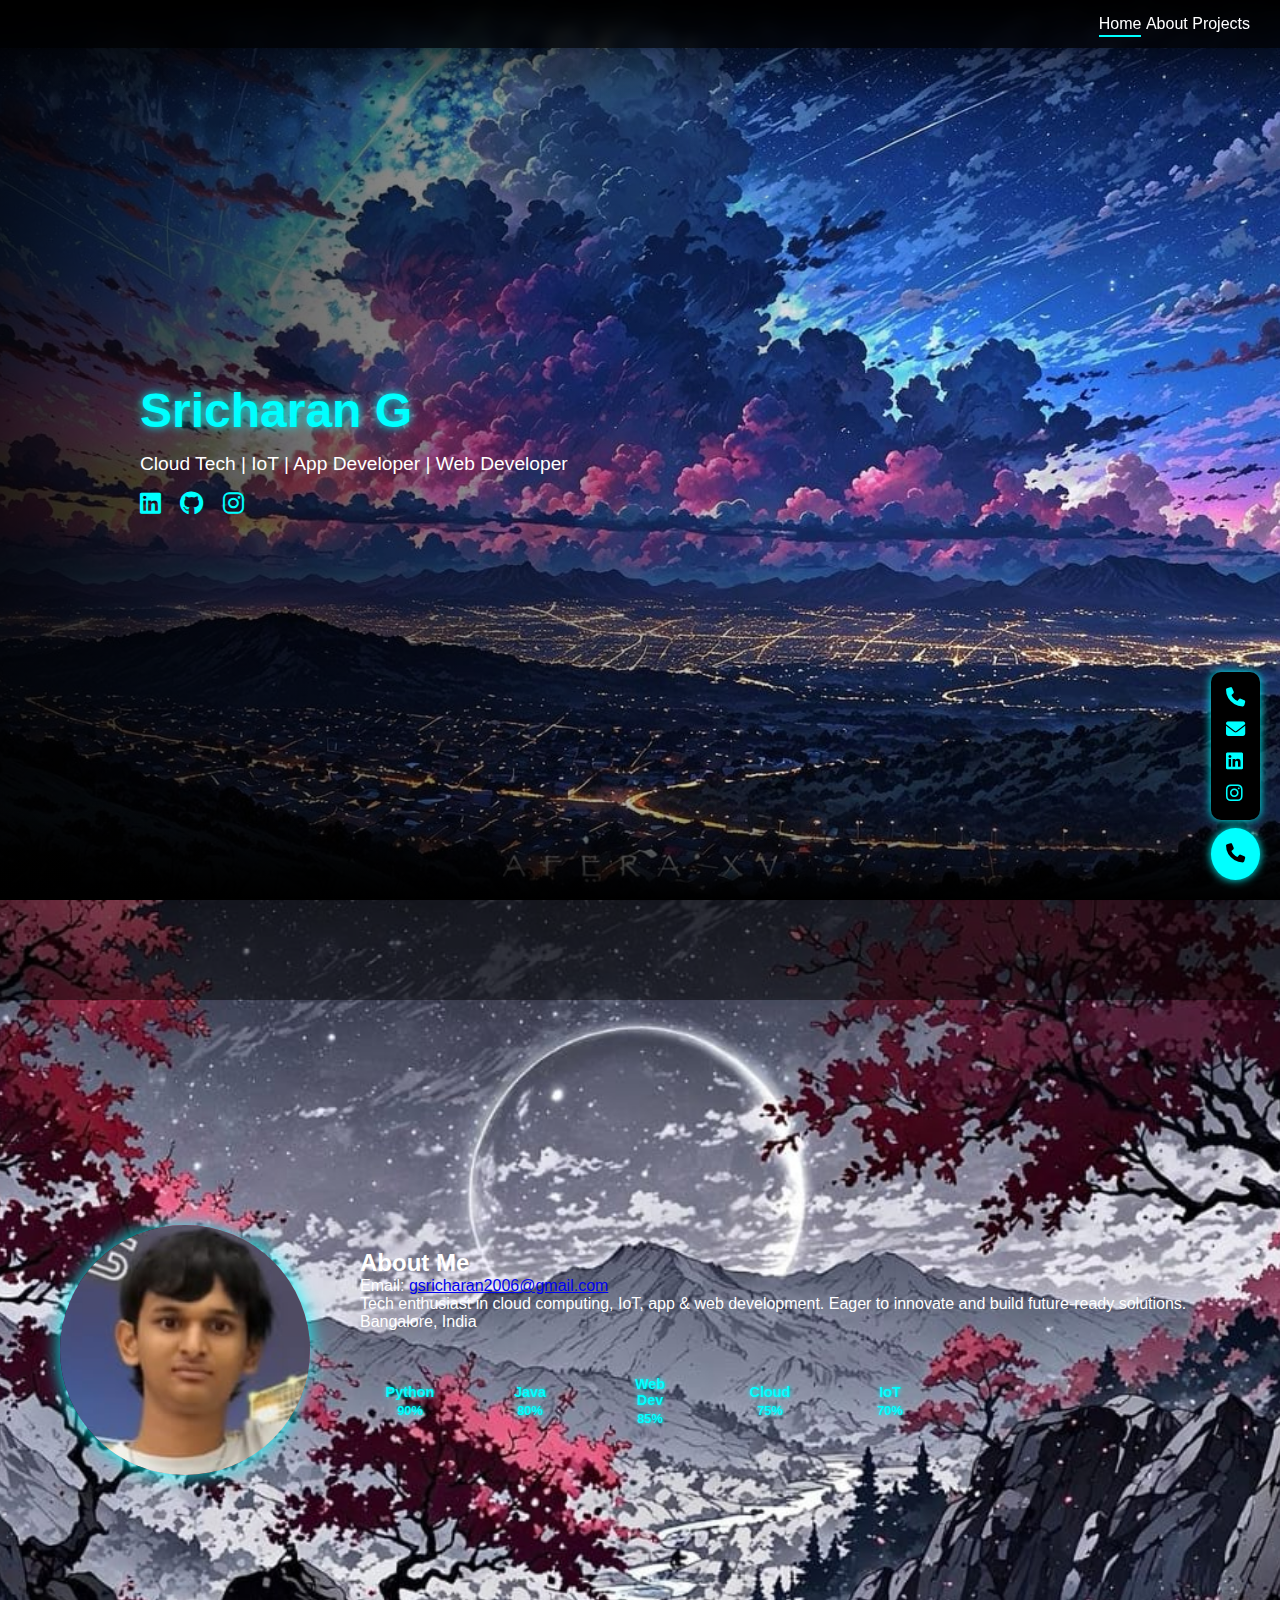
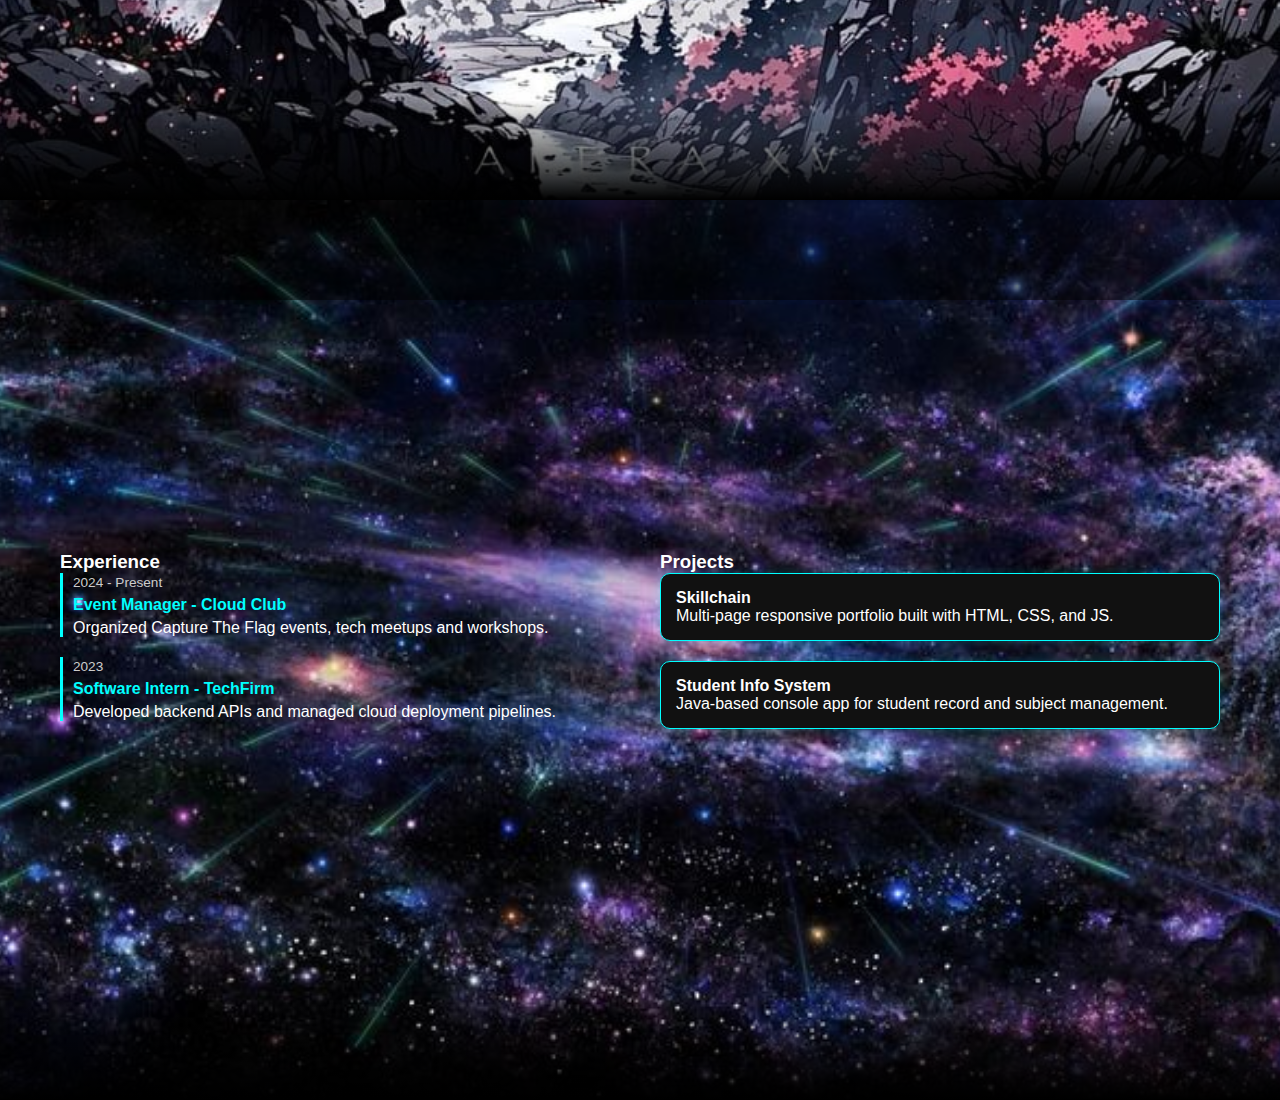
<file: index.html>
<!DOCTYPE html>
<html lang="en">
<head>
  <meta charset="UTF- />
  <meta name="viewport" content="width=device-width, initial-scale=1.0"/>
  <title>Sricharan G | Portfolio</title>
  <link rel="stylesheet" href="assets/style.css" />
  <link rel="stylesheet" href="https://cdnjs.cloudflare.com/ajax/libs/font-awesome/6.5.0/css/all.min.css" />
</head>
<body>
  <header class="topbar">
    <nav>
      <a href="#home" class="nav-link active">Home</a>
      <a href="#about" class="nav-link">About</a>
      <a href="#projects" class="nav-link">Projects</a>
    </nav>
  </header>

  <section id="home" class="section home">
    <div class="hero-overlay"></div>
    <div class="hero-content left-align">
      <h1>Sricharan G</h1>
      <p>Cloud Tech | IoT | App Developer | Web Developer</p>
      <div class="social-icons">
        <a href="https://www.linkedin.com/in/sricharan-g-7665a5326" target="_blank"><i class="fab fa-linkedin"></i></a>
        <a href="https://github.com" target="_blank"><i class="fab fa-github"></i></a>
        <a href="https://www.instagram.com/sricharan2006/" target="_blank"><i class="fab fa-instagram"></i></a>
      </div>
    </div>
  </section>

  <section id="about" class="section about">
    <div class="about-container">
      <div class="profile-pic"></div>
      <div class="bio">
        <h2>About Me</h2>
        <p>Email: <a href="mailto:gsricharan2006@gmail.com">gsricharan2006@gmail.com</a></p>
        <p>Tech enthusiast in cloud computing, IoT, app & web development. Eager to innovate and build future-ready solutions.</p>
        <p>Bangalore, India</p>
        <div class="circular-skills">
          <div class="circle" data-percent="90">
            <svg><circle cx="50" cy="50" r="40"/></svg>
            <div class="circle-text"><div>Python</div><div>90%</div></div>
          </div>
          <div class="circle" data-percent="80">
            <svg><circle cx="50" cy="50" r="40"/></svg>
            <div class="circle-text"><div>Java</div><div>80%</div></div>
          </div>
          <div class="circle" data-percent="85">
            <svg><circle cx="50" cy="50" r="40"/></svg>
            <div class="circle-text"><div>Web Dev</div><div>85%</div></div>
          </div>
          <div class="circle" data-percent="75">
            <svg><circle cx="50" cy="50" r="40"/></svg>
            <div class="circle-text"><div>Cloud</div><div>75%</div></div>
          </div>
          <div class="circle" data-percent="70">
            <svg><circle cx="50" cy="50" r="40"/></svg>
            <div class="circle-text"><div>IoT</div><div>70%</div></div>
          </div>
        </div>
      </div>
    </div>
  </section>

  <section id="projects" class="section projects">
    <div class="projects-container">
      <div class="experience-column">
        <h3>Experience</h3>
        <ul class="timeline">
          <li><span>2024 - Present</span><h4>Event Manager - Cloud Club</h4><p>Organized Capture The Flag events, tech meetups and workshops.</p></li>
          <li><span>2023</span><h4>Software Intern - TechFirm</h4><p>Developed backend APIs and managed cloud deployment pipelines.</p></li>
        </ul>
      </div>
      <div class="project-cards-column">
        <h3>Projects</h3>
        <div class="project-card"><h4>Skillchain</h4><p>Multi-page responsive portfolio built with HTML, CSS, and JS.</p></div>
        <div class="project-card"><h4>Student Info System</h4><p>Java-based console app for student record and subject management.</p></div>
      </div>
    </div>
  </section>

  <div id="contact-btn"><i class="fas fa-phone"></i></div>
  <div id="contact-popup" class="icon-popup">
    <a href="tel:+918754073061" title="Call"><i class="fas fa-phone"></i></a>
    <a href="mailto:gsricharan2006@gmail.com" title="Email"><i class="fas fa-envelope"></i></a>
    <a href="https://www.linkedin.com/in/sricharan-g-7665a5326" target="_blank" title="LinkedIn"><i class="fab fa-linkedin"></i></a>
    <a href="https://www.instagram.com/sricharan2006/" target="_blank" title="Instagram"><i class="fab fa-instagram"></i></a>
  </div>

  <script src="assets/main.js"></script>
</body>
</html>
</file>
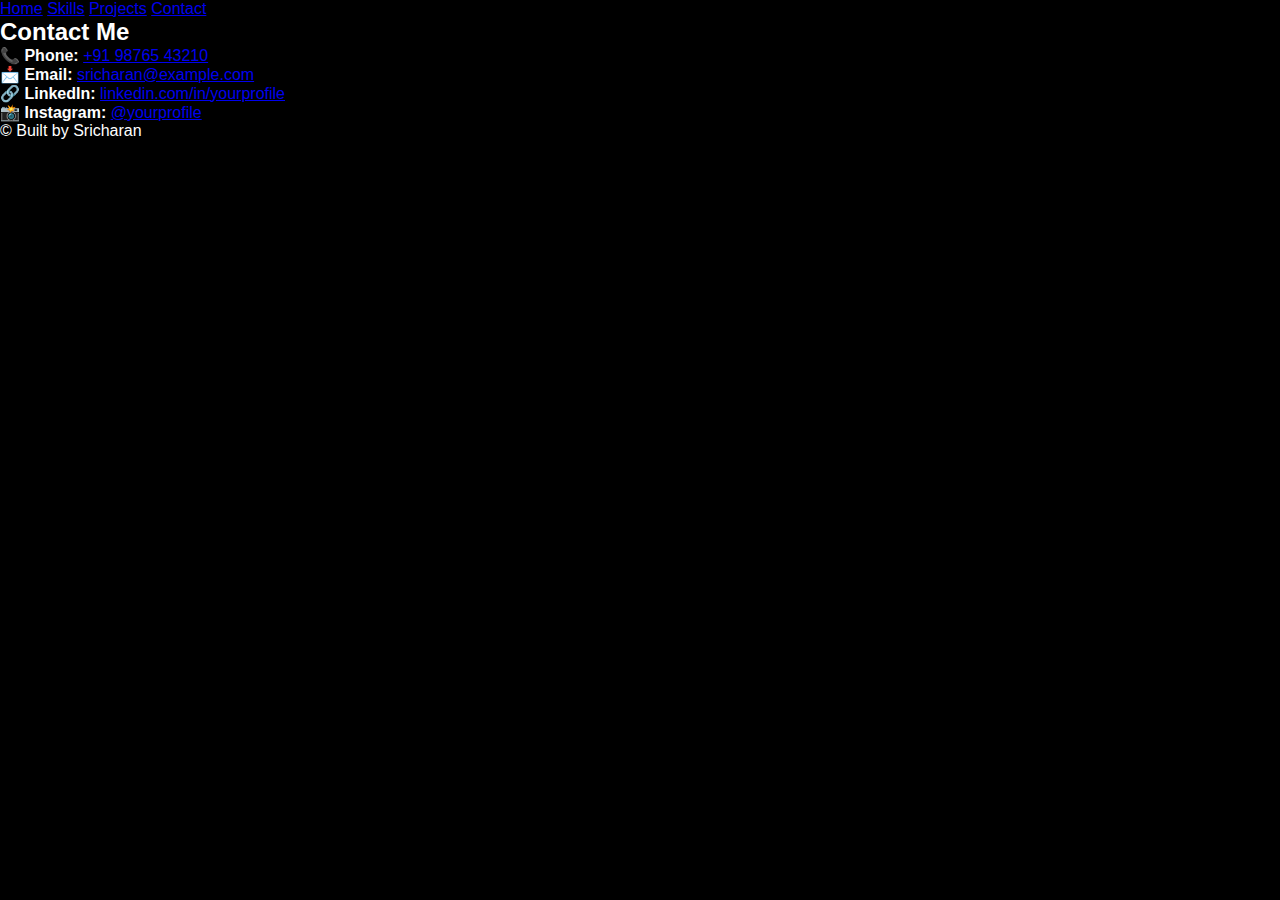
<file: contacts.html>
<!DOCTYPE html>
<html lang="en">
<head>
  <meta charset="UTF-8" />
  <meta name="viewport" content="width=device-width, initial-scale=1.0"/>
  <title>Contact</title>
  <link rel="stylesheet" href="assets/style.css">
</head>
<body class="neon-theme">
  <header>
    <nav class="navbar">
      <a href="index.html">Home</a>
      <a href="skills.html">Skills</a>
      <a href="projects.html">Projects</a>
      <a href="contact.html" class="active">Contact</a>
    </nav>
  </header>

  <section class="page-section">
    <h2>Contact Me</h2>
    <div class="card">
      <p><strong>📞 Phone:</strong> <a href="tel:+919876543210" class="neon-link">+91 98765 43210</a></p>
      <p><strong>📩 Email:</strong> <a href="mailto:sricharan@example.com" class="neon-link">sricharan@example.com</a></p>
      <p><strong>🔗 LinkedIn:</strong> <a href="https://linkedin.com/in/yourprofile" target="_blank" class="neon-link">linkedin.com/in/yourprofile</a></p>
      <p><strong>📸 Instagram:</strong> <a href="https://instagram.com/yourprofile" target="_blank" class="neon-link">@yourprofile</a></p>
    </div>
  </section>

  <footer>
    <p>&copy; Built by Sricharan</p>
  </footer>

  <script src="assets/main.js"></script>
</body>
</html>
</file>
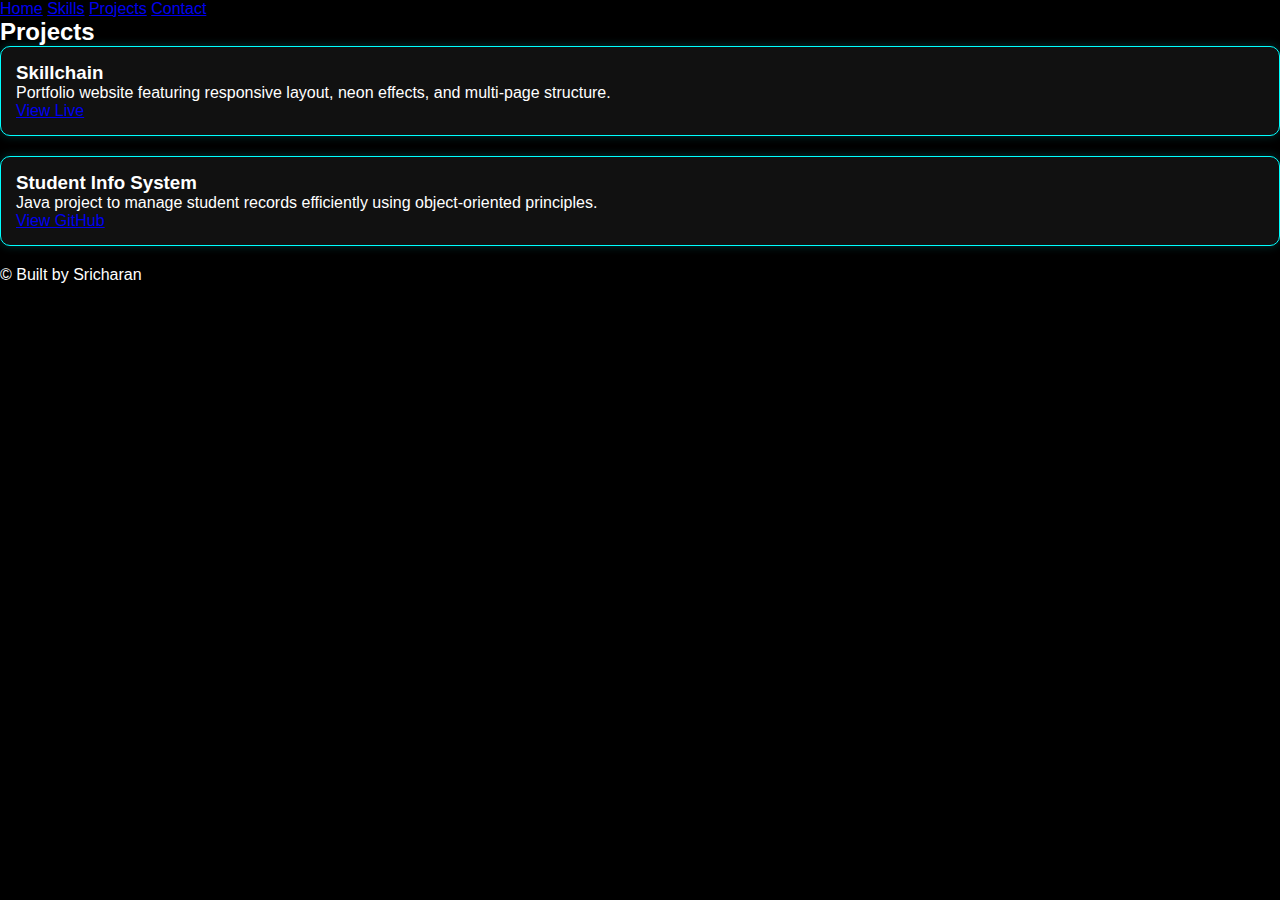
<file: projects.html>
<!DOCTYPE html>
<html lang="en">
<head>
  <meta charset="UTF-8" />
  <meta name="viewport" content="width=device-width, initial-scale=1.0"/>
  <title>Projects</title>
  <link rel="stylesheet" href="assets/style.css">
</head>
<body class="neon-theme">
  <header>
    <nav class="navbar">
      <a href="index.html">Home</a>
      <a href="skills.html">Skills</a>
      <a href="projects.html" class="active">Projects</a>
      <a href="contact.html">Contact</a>
    </nav>
  </header>

  <section class="projects-grid page-section">
    <h2>Projects</h2>
    <div class="project-card">
      <h3>Skillchain</h3>
      <p>Portfolio website featuring responsive layout, neon effects, and multi-page structure.</p>
      <a href="#" class="neon-button">View Live</a>
    </div>
    <div class="project-card">
      <h3>Student Info System</h3>
      <p>Java project to manage student records efficiently using object-oriented principles.</p>
      <a href="#" class="neon-button">View GitHub</a>
    </div>
  </section>

  <footer>
    <p>&copy; Built by Sricharan</p>
  </footer>

  <script src="assets/main.js"></script>
</body>
</html>
</file>
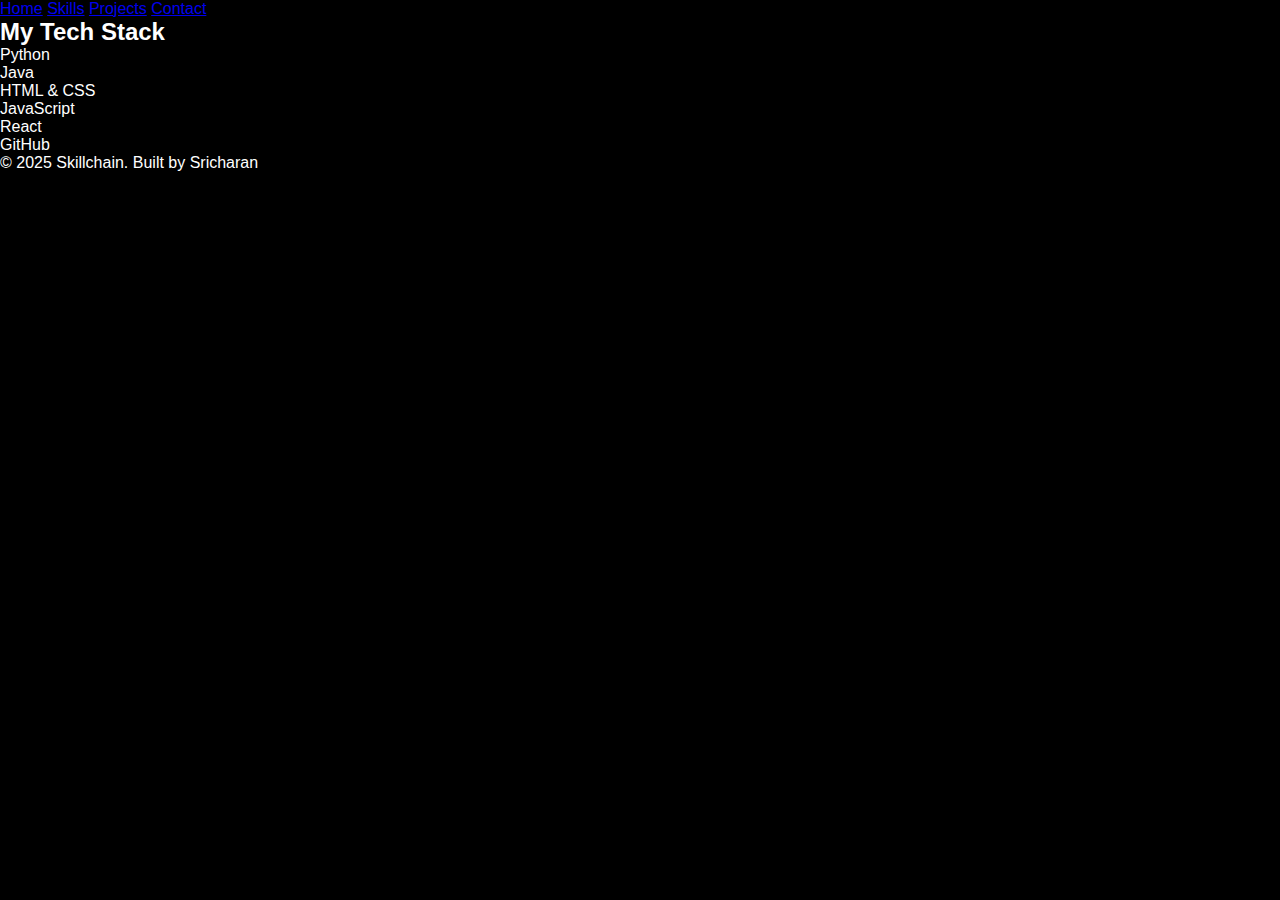
<file: skills.html>
<!DOCTYPE html>
<html lang="en">
<head>
  <meta charset="UTF-8" />
  <meta name="viewport" content="width=device-width, initial-scale=1.0"/>
  <title>My Skills | Skillchain</title>
  <link rel="icon" href="assets/images/favicon.svg" type="image/svg+xml">
  <link rel="stylesheet" href="assets/style.css">
</head>
<body class="neon-theme">
  <header>
    <nav class="navbar">
      <a href="index.html">Home</a>
      <a href="skills.html" class="active">Skills</a>
      <a href="projects.html">Projects</a>
      <a href="contact.html">Contact</a>
    </nav>
  </header>

  <section class="skills-section page-section" data-scroll>
    <h2>My Tech Stack</h2>
    <ul class="skills-list">
      <li class="neon-box">Python</li>
      <li class="neon-box">Java</li>
      <li class="neon-box">HTML & CSS</li>
      <li class="neon-box">JavaScript</li>
      <li class="neon-box">React</li>
      <li class="neon-box">GitHub</li>
    </ul>
  </section>

  <footer>
    <p>&copy; 2025 Skillchain. Built by Sricharan</p>
  </footer>

  <script src="assets/main.js"></script>
</body>
</html>
</file>
<file: assets/style.css>
* {
  margin: 0;
  padding: 0;
  box-sizing: border-box;
}

html {
  scroll-behavior: smooth;
}

body {
  font-family: 'Segoe UI', sans-serif;
  background-color: #000;
  color: #fff;
  overflow-x: hidden;
}

.topbar {
  position: fixed;
  top: 0;
  width: 100%;
  padding: 15px 30px;
  background: rgba(0, 0, 0, 0.6);
  backdrop-filter: blur(6px);
  z-index: 999;
  display: flex;
  justify-content: flex-end;
  gap: 30px;
}

nav .nav-link {
  color: #fff;
  text-decoration: none;
  font-weight: 500;
  position: relative;
  transition: 0.3s;
}

nav .nav-link::after {
  content: "";
  position: absolute;
  left: 0;
  bottom: -5px;
  height: 2px;
  width: 100%;
  background: #0ff;
  transform: scaleX(0);
  transform-origin: left;
  transition: transform 0.3s ease;
}

nav .nav-link:hover::after,
nav .nav-link.active::after {
  transform: scaleX(1);
}

.section {
  padding: 100px 60px;
  min-height: 100vh;
  display: flex;
  flex-direction: column;
  justify-content: center;
  position: relative;
  z-index: 0;
  overflow: hidden;
}

/* Top & bottom fade overlay */
.section::before,
.section::after {
  content: "";
  position: absolute;
  left: 0;
  width: 100%;
  height: 100px;
  z-index: 1;
  pointer-events: none;
}

.section::before {
  top: 0;
  background: linear-gradient(to bottom, #000 0%, transparent 100%);
}

.section::after {
  bottom: 0;
  background: linear-gradient(to top, #000 0%, transparent 100%);
}

/* Background images */
.home {
  background: url('../assets/images/bg-home.jpg') center/cover no-repeat;
}

.about {
  background: url('../assets/images/bg-about.jpg') center/cover no-repeat;
  position: relative;
}

.projects {
  background: url('../assets/images/bg-projects.jpg') center/cover no-repeat;
  position: relative;
}

/* Dark overlay for About & Projects */
.about::before,
.projects::before {
  content: "";
  position: absolute;
  inset: 0;
  background: rgba(0, 0, 0, 0.5); /* 50% opacity for better text clarity */
  z-index: 0;
}

.about-container,
.projects-container {
  position: relative;
  z-index: 1;
}

/* Hero content */
.hero-overlay {
  position: absolute;
  inset: 0;
  background: linear-gradient(to right, rgba(0, 0, 0, 0.85), transparent 70%);
  z-index: 0;
}

.hero-content.left-align {
  max-width: 50%;
  padding-left: 80px;
  z-index: 1;
}

.hero-content h1 {
  font-size: 3rem;
  color: #0ff;
  text-shadow: 0 0 10px #0ff;
}

.hero-content p {
  font-size: 1.2rem;
  margin: 15px 0;
  color: #fff;
}

.social-icons a {
  margin-right: 15px;
  font-size: 1.5rem;
  color: #0ff;
  transition: 0.3s;
}

.social-icons a:hover {
  color: #fff;
  text-shadow: 0 0 8px #0ff;
}

/* About Section */
.about-container {
  display: flex;
  gap: 50px;
  align-items: center;
  flex-wrap: wrap;
}

.profile-pic {
  width: 250px;
  height: 250px;
  border-radius: 50%;
  background: url('../assets/images/profile.jpg') center/cover no-repeat;
  box-shadow: 0 0 20px #0ff;
}

.bio {
  flex: 1;
  min-width: 300px;
}

.bio h3 {
  margin-top: 20px;
  color: #0ff;
}

/* Timeline (used in About & Projects) */
.timeline {
  list-style: none;
  padding-left: 0;
}

.timeline li {
  margin-bottom: 20px;
  padding-left: 10px;
  border-left: 3px solid #0ff;
}

.timeline span {
  font-size: 0.85rem;
  color: #ccc;
}

.timeline h4 {
  margin: 5px 0;
  color: #0ff;
}

/* Circular Skills */
.circular-skills {
  display: flex;
  gap: 20px;
  flex-wrap: wrap;
  margin-top: 20px;
}

.circle {
  width: 100px;
  height: 100px;
  position: relative;
}

.circle svg {
  width: 100%;
  height: 100%;
  transform: rotate(-90deg);
}

.circle circle {
  fill: none;
  stroke: #0ff;
  stroke-width: 8;
  stroke-dasharray: 251;
  stroke-dashoffset: 251;
  transition: stroke-dashoffset 1s ease;
  filter: drop-shadow(0 0 6px #0ff);
}

.circle-text {
  position: absolute;
  top: 50%;
  left: 50%;
  text-align: center;
  transform: translate(-50%, -50%);
  font-size: 0.85rem;
  color: #0ff;
  font-weight: bold;
  text-shadow: 0 0 5px #0ff;
}

.circle-text div:first-child {
  font-size: 0.9rem;
}

.circle-text div:last-child {
  font-size: 0.8rem;
  margin-top: 3px;
}

/* Projects Section Layout */
.projects-container {
  display: flex;
  gap: 40px;
  flex-wrap: wrap;
}

.experience-column,
.project-cards-column {
  flex: 1;
  min-width: 300px;
}

.project-card {
  background: #111;
  padding: 15px;
  border: 1px solid #0ff;
  border-radius: 10px;
  margin-bottom: 20px;
  box-shadow: 0 0 10px #0ff3;
}

/* Contact Popup */
#contact-btn {
  position: fixed;
  bottom: 20px;
  right: 20px;
  background: #0ff;
  color: #000;
  padding: 15px;
  border-radius: 50%;
  font-size: 1.2rem;
  cursor: pointer;
  box-shadow: 0 0 10px #0ff;
  z-index: 999;
}

.icon-popup {
  display: none;
  position: fixed;
  bottom: 80px;
  right: 20px;
  background: #000;
  padding: 15px;
  border-radius: 10px;
  box-shadow: 0 0 10px #0ff;
  z-index: 999;
  display: flex;
  flex-direction: column;
  gap: 10px;
}

.icon-popup a {
  color: #0ff;
  font-size: 1.2rem;
  transition: 0.3s;
}

.icon-popup a:hover {
  color: #fff;
  text-shadow: 0 0 6px #0ff;
}
</file>
